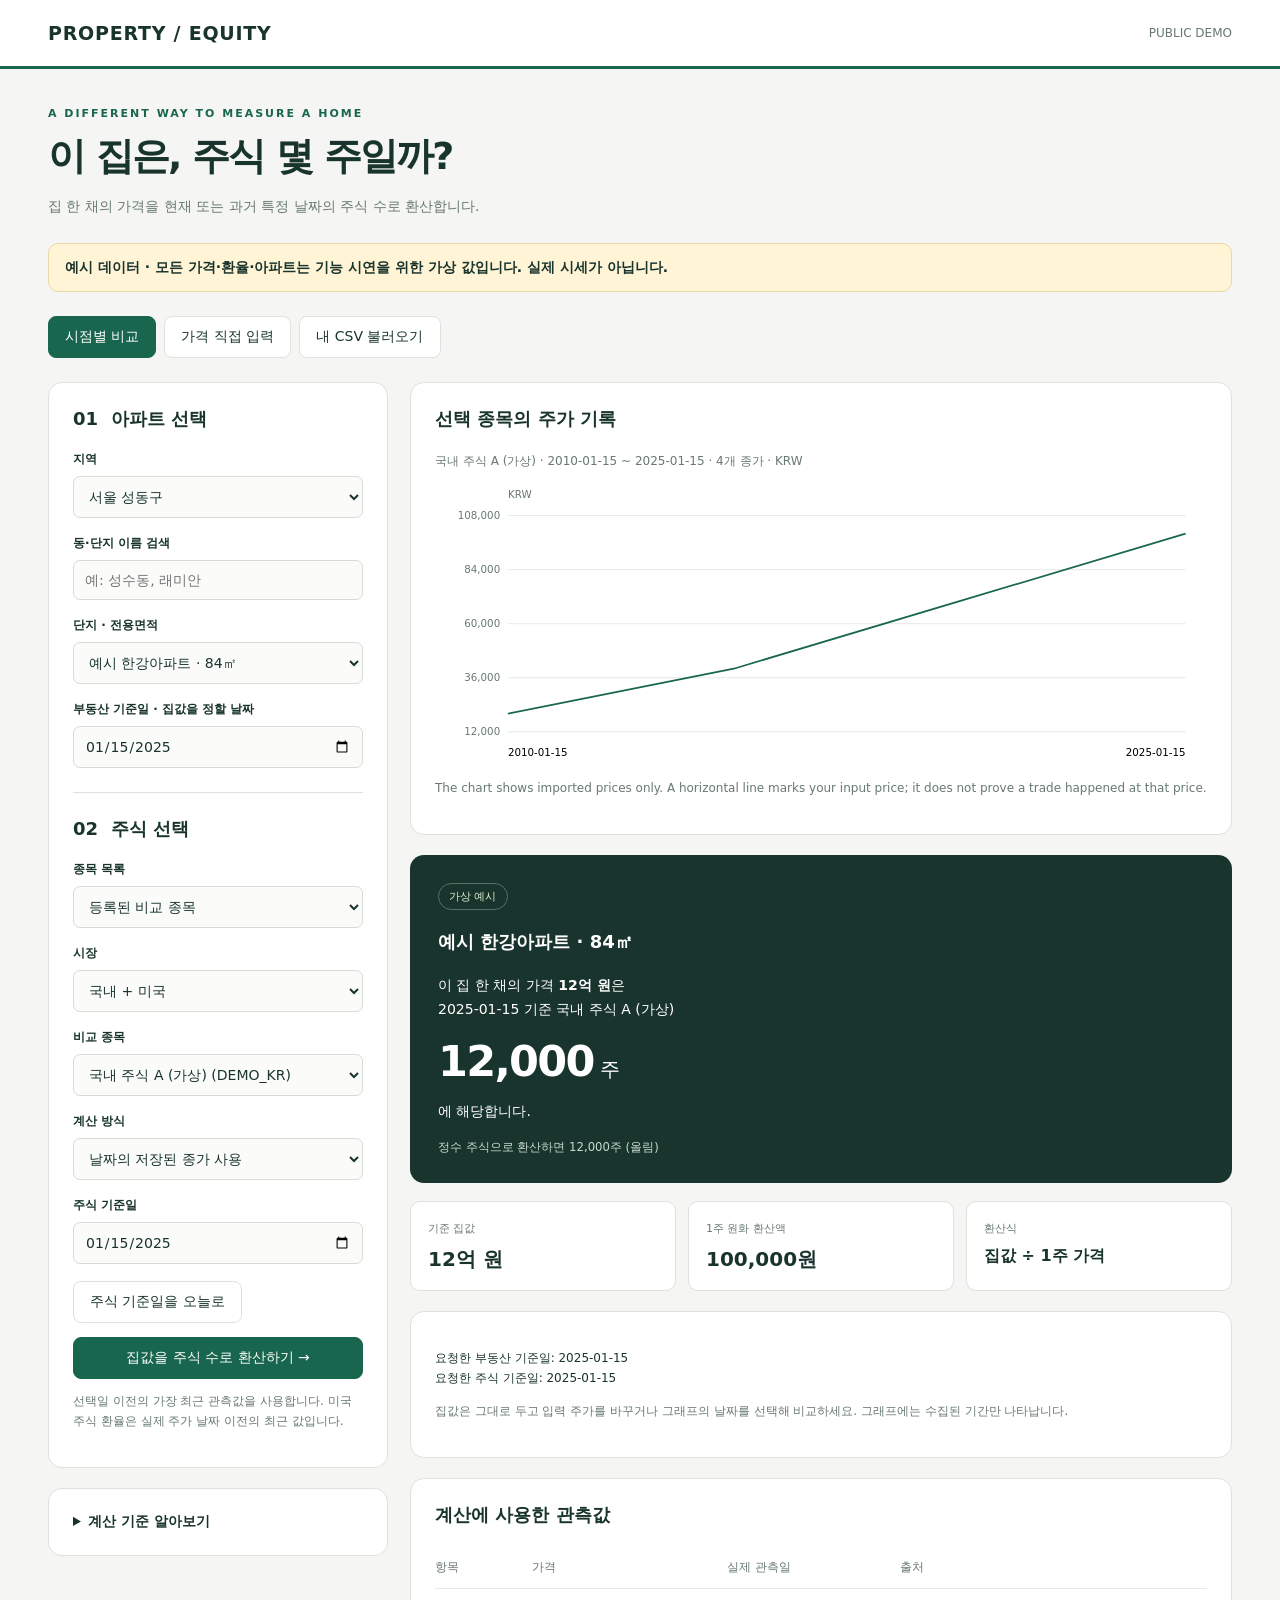
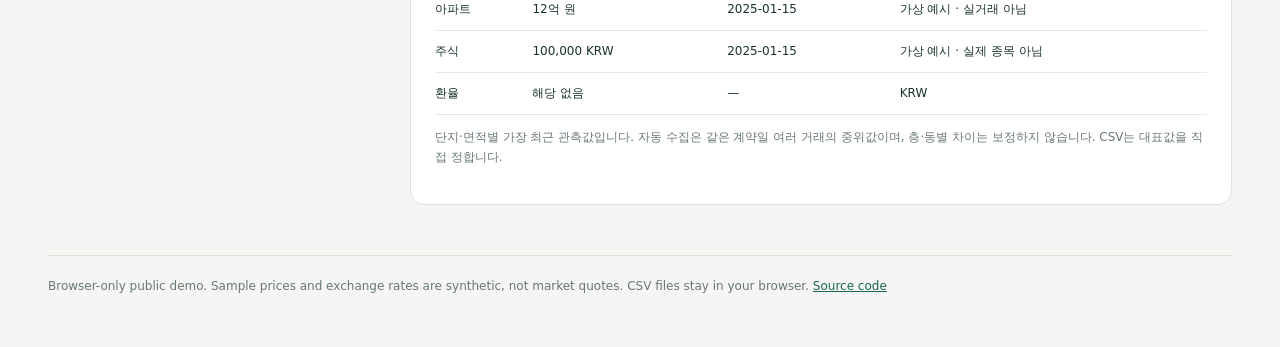
<file: docs/index.html>
<!doctype html>
<html lang="ko"><head><meta charset="utf-8"><meta name="viewport" content="width=device-width, initial-scale=1"><title>Property x Equity | Public demo</title><meta name="description" content="Convert a property price into shares using sample or your own CSV data.">
<style>
:root{--bg:#f5f6f3;--ink:#19342d;--muted:#677970;--green:#19664e;--line:#dce3db;--white:#fff;--accent:#dcf4b0}*{box-sizing:border-box}body{margin:0;background:var(--bg);color:var(--ink);font-family:system-ui,-apple-system,'Malgun Gothic',sans-serif;font-size:14px}header{border-bottom:1px solid var(--line);background:white}nav{max-width:1240px;margin:auto;padding:22px 28px;display:flex;justify-content:space-between;align-items:center}.brand{font-weight:800;font-size:19px}.tag{font-size:12px;color:var(--muted)}main{max-width:1240px;margin:auto;padding:38px 28px}h1{font-size:38px;letter-spacing:-1.8px;line-height:1.3;margin:12px 0}h2{font-size:18px;margin:0 0 20px}h3{font-size:15px}.eyebrow{letter-spacing:2px;font-size:11px;font-weight:700;color:var(--green)}p{line-height:1.7}.muted,small{color:var(--muted)}.notice{background:#fff4d6;border:1px solid #ebd7a3;border-radius:10px;padding:12px 16px;line-height:1.6;margin:24px 0}.tabs{display:flex;flex-wrap:wrap;gap:8px;margin:24px 0}button{font:inherit;cursor:pointer;border:1px solid var(--line);background:white;color:var(--ink);border-radius:8px;padding:11px 16px}button.active,button.primary{background:var(--green);color:white;border-color:var(--green)}button:disabled{opacity:.5;cursor:wait}button:focus-visible,input:focus-visible,select:focus-visible{outline:3px solid #b0cf70;outline-offset:2px}.grid{display:grid;grid-template-columns:340px minmax(0,1fr);gap:22px;align-items:start}.card{background:white;border:1px solid var(--line);border-radius:14px;padding:24px;margin-bottom:20px}.field{display:block;margin-bottom:17px}.field span{display:block;font-size:12px;font-weight:650;margin-bottom:8px}input,select{width:100%;border:1px solid #d4ded5;background:#fbfcfa;border-radius:7px;padding:11px;color:var(--ink);font:inherit;min-width:0}input[type=file]{font-size:12px}.two{display:grid;grid-template-columns:1fr 1fr;gap:12px}.full{width:100%}.separator{height:1px;background:var(--line);margin:24px 0}.hero{background:var(--ink);color:white;padding:28px;border-radius:14px;margin-bottom:18px}.hero small{color:#c7d9ce}.big{font-size:43px;letter-spacing:-1.7px;font-weight:700;margin:14px 0}.big span{font-size:20px;margin-left:6px;font-weight:400}.pill{display:inline-block;font-size:11px;border:1px solid #547265;border-radius:30px;padding:5px 10px;color:#dcefcc}.stats{display:grid;grid-template-columns:repeat(3,1fr);gap:12px;margin-bottom:20px}.stat{background:white;border:1px solid var(--line);border-radius:10px;padding:17px}.stat strong{display:block;font-size:20px;margin-top:10px}.stat small{font-size:11px}.tablewrap{overflow:auto}table{border-collapse:collapse;width:100%;font-size:12px;white-space:nowrap}th,td{text-align:left;border-bottom:1px solid #e6ebe4;padding:12px 9px}th{color:var(--muted);font-weight:500}td:first-child,th:first-child{padding-left:0}.error{color:#9f3023;background:#fff1ec;border:1px solid #e9c4b8;padding:13px 16px;border-radius:9px;margin-bottom:18px;white-space:pre-line}.empty{padding:45px 20px;text-align:center;color:var(--muted);line-height:1.8}.row{display:flex;gap:10px;align-items:center;justify-content:space-between}.holdrow{display:grid;grid-template-columns:1fr 100px 48px;gap:8px;margin:8px 0}.holdrow button{padding:8px}.caption{font-size:12px;line-height:1.7}.warn{font-size:12px;color:#8c5c12;line-height:1.8}svg{width:100%;height:auto;display:block}footer{margin:30px 0 12px;color:var(--muted);font-size:12px;line-height:1.8}details summary{cursor:pointer;font-weight:650}code{background:#edf1ea;padding:2px 5px;border-radius:3px}.hidden,[hidden]{display:none!important}.progress{height:6px;border-radius:5px;background:#e1e9dd;margin-top:12px;overflow:hidden}.progress div{height:100%;background:var(--green)}a{color:var(--green)}@media(max-width:900px){.grid{grid-template-columns:1fr}.big{font-size:36px}h1{font-size:30px}main{padding:24px 16px}nav{padding:18px 16px}.stats{gap:7px}.stat{padding:12px}.stat strong{font-size:17px}.card{padding:18px}}@media(max-width:450px){.tag{display:none}.tabs button{padding:10px;font-size:12px}.stats{grid-template-columns:1fr}.holdrow{grid-template-columns:1fr 75px 40px}}
</style><link rel="stylesheet" href="static.css"></head><body>
<header><nav><div class="brand">PROPERTY / EQUITY</div><span class="tag">PUBLIC DEMO</span></nav></header>
<main><div class="eyebrow">A DIFFERENT WAY TO MEASURE A HOME</div><h1>이 집은, 주식 몇 주일까?</h1><p class="muted">집 한 채의 가격을 현재 또는 과거 특정 날짜의 주식 수로 환산합니다.</p>
<div class="notice" id="dataNotice">예시 데이터 · 모든 가격·환율·아파트는 기능 시연을 위한 가상 값입니다. 실제 시세가 아닙니다.</div>
<div class="tabs" role="group" aria-label="비교 모드"><button class="active" id="tabData">시점별 비교</button><button id="tabManual">가격 직접 입력</button><button id="tabSync" hidden>자동 수집 · 저장</button><button id="tabImport">내 CSV 불러오기</button></div>
<div id="error" class="error" role="alert" hidden></div>
<section id="syncPanel" class="card" hidden><h2>실제 데이터 자동 수집</h2><p class="caption muted">지정한 단지·종목의 기간을 선택하면 자료를 내려받아 이 컴퓨터에 저장합니다. 아파트는 2006년부터, 주식·환율은 2000년 이후 제공 가능한 날짜만 수집합니다.</p>
<div class="two"><label class="field"><span>공공데이터포털 인증키 (Decoding)</span><input id="apiKey" type="password" autocomplete="off" placeholder="아파트 수집에 필요 · 입력한 키는 서버 종료 시 삭제"></label><div class="caption"><p><a href="https://www.data.go.kr/data/15126469/openapi.do" target="_blank" rel="noopener">국토교통부 아파트 매매 실거래 API 활용신청 ↗</a><br>아파트 API와 <a href="https://www.data.go.kr/data/15126464/openapi.do" target="_blank" rel="noopener">오피스텔 매매 API</a> 모두 활용신청한 키를 사용하세요. 기존 키 파일은 그대로 읽습니다. 주식 목록은 고정 등록 방식으로, 국내 순위 API를 호출하지 않습니다. 키를 채팅으로 보낼 필요는 없습니다. <span id="keyStatus"></span></p></div></div>
<input type="checkbox" id="seoulAll" hidden><input type="checkbox" id="rankKr" hidden><input type="checkbox" id="rankUs" hidden>
<p class="caption">지정 부동산 8개: 한남더힐 · 트리마제 · 압구정 현대 · 은마 · 나인원 한남 · 래미안 원베일리 · 타워팰리스 · 시그니엘(롯데월드타워).</p>
<p class="caption muted">아파트는 용산·성동·강남·서초 4개 구, 시그니엘은 송파구 오피스텔 API를 조회하고 지정 단지만 저장합니다. 구·월 단위 API이므로 단지 8개가 요청 8회를 뜻하지는 않습니다.</p>
<input id="syncRegions" hidden value="11170,11200,11680,11650"><label class="field"><span>현재 등록 종목 · 주식 12개 + ETF 5개 (추가·제거 가능)</span><input id="syncSymbols" readonly></label>
<div class="two"><label class="field"><span>수집 시작일</span><input type="date" id="syncStart" min="2000-01-01" value="2000-01-01"></label><label class="field"><span>수집 종료일</span><input type="date" id="syncEnd" min="2000-01-01"></label></div>
<div style="display:flex;gap:20px;flex-wrap:wrap;margin-bottom:16px"><label><input style="width:auto" type="checkbox" id="collectA" checked> 아파트</label><label><input style="width:auto" type="checkbox" id="collectS" checked> 주식</label><label><input style="width:auto" type="checkbox" id="collectF" checked> 환율</label></div>
<label class="caption"><input style="width:auto" type="checkbox" id="refreshAll"> 과거 저장 아파트 자료까지 다시 확인</label><br><label class="caption"><input style="width:auto" type="checkbox" id="autoRefresh"> 서버 실행 중 24시간마다 자동 갱신 (종료일은 오늘까지 연장)</label>
<p class="caption muted">아파트는 선택일이 포함된 월 전체를 수집합니다. 같은 단지·면적·계약일의 거래가 여러 건이면 중위값으로 표시합니다. 주식은 Yahoo의 분할 정보를 역산한 추정 종가이며 기업행위 누락 시 오차가 생길 수 있습니다.</p>
<div style="display:flex;gap:8px;flex-wrap:wrap"><button id="syncStartButton" class="primary">수집 시작 / 갱신</button><button id="syncStopButton" disabled>수집 중지</button><button id="useSavedButton">저장된 자료로 비교</button><button id="autoOffButton">자동 갱신 끄기</button></div>
<div id="syncState" class="caption" role="status" style="margin-top:16px">저장 상태 확인 중</div><div class="progress"><div id="syncProgress" style="width:0%"></div></div><div id="syncErrors" class="warn" style="margin-top:12px"></div><div id="syncStats" class="tablewrap"></div>
<p class="caption muted">처음에는 최근 1년부터 수집합니다. 더 오래된 비교가 필요하면 시작일을 앞당기세요. 기존 과거 월은 재사용하고 최근 6개월 안팎을 다시 조회합니다. 중지해도 완료된 자료는 보존됩니다.</p></section>
<section id="importPanel" class="card" hidden><h2>내 가격 데이터 연결</h2><p class="muted">Files are read in your browser and are not uploaded. Refreshing restores the synthetic sample data. Save each file as UTF-8 CSV.</p><div class="two"><label class="field"><span>아파트 · apartments.csv</span><input type="file" id="fileA" accept=".csv"></label><label class="field"><span>주식 · stocks.csv</span><input type="file" id="fileS" accept=".csv"></label></div><label class="field"><span>환율 · fx.csv (국내 주식만 사용할 때는 헤더만 있는 파일도 가능)</span><input type="file" id="fileF" accept=".csv"></label><p class="caption">열 형식은 프로젝트의 <code>data/</code> 예시와 <code>README.md</code>를 참고하세요. 아파트 금액은 원 단위, 환율은 1달러당 원입니다. 주가는 당시 실제 종가만 넣으세요. 수정주가·가격지수·취소 거래는 지원하지 않습니다.</p><button id="importButton" class="primary">검증하고 데이터 교체</button> <button id="demoButton">예시 데이터로 복원</button><p id="ranges" class="caption"></p></section>
<section class="card" id="housingPanel" hidden><h2>Housing</h2><div id="housingStatus" class="caption">한남더힐 · 트리마제 · 압구정 현대 · 은마 · 나인원 한남 · 래미안 원베일리 · 타워팰리스 · 시그니엘</div><p class="caption muted">거래가 수집된 단지·차수·전용면적을 아래에서 선택합니다. 미수집이나 거래 없음은 0원으로 표시하지 않습니다.</p></section><section class="card" id="rankPanel" hidden><h2>등록된 비교 종목</h2><p id="watchNote" class="caption muted"></p><div id="rankingTables"></div><details><summary>종목 추가 · 제거</summary><p class="caption">한 줄에 종목코드,표시이름을 입력하세요. 저장하면 비교 목록과 다음 수집 대상에 반영됩니다. 제거해도 기존 주가 기록은 삭제하지 않습니다.</p><textarea id="watchEditor" rows="12" style="width:100%;margin:12px 0" aria-label="등록 종목 편집"></textarea><button id="watchSave" type="button">종목 목록 저장</button><p class="caption">예: 035720.KS,카카오 또는 NFLX,넷플릭스. 추가한 종목은 주식 수집 후 가격 비교가 가능합니다.</p></details></section><div class="grid"><aside>
<form id="compareForm" class="card"><div id="dataFields"><h2>01 &nbsp;아파트 선택</h2><label class="field"><span>지역</span><select id="region"></select></label><label class="field"><span>동·단지 이름 검색</span><input id="aptSearch" type="search" placeholder="예: 성수동, 래미안"></label><label class="field"><span>단지 · 전용면적</span><select id="apartment"></select></label></div>
<div id="manualFields" hidden><h2>01 &nbsp;아파트 가격</h2><label class="field"><span>가격 (원)</span><input id="manualHouse" type="number" min="1" step="1" value="1200000000"></label></div>
<label class="field"><span>부동산 기준일 · 집값을 정할 날짜</span><input type="date" id="houseDate" min="2000-01-01" value="2025-01-15" required></label>
<div class="separator"></div><h2>02 &nbsp;주식 선택</h2><div id="stockFields"><label class="field"><span>종목 목록</span><select id="stockSet"><option value="ALL">등록된 비교 종목</option></select></label><label class="field"><span>시장</span><select id="market"><option value="ALL">국내 + 미국</option><option value="KRW">국내 · KRW</option><option value="USD">미국 · USD</option></select></label><label class="field"><span>비교 종목</span><select id="stock"></select></label></div>
<div id="manualStockFields" hidden><label class="field"><span>통화</span><select id="manualCurrency"><option value="KRW">국내 · 원</option><option value="USD" selected>미국 · 달러</option></select></label><label class="field"><span>1주 가격 (선택한 통화)</span><input type="number" id="manualPrice" min="0.0001" step="any" value="200"></label><label class="field" id="fxField"><span>환율 (원/달러)</span><input type="number" id="manualFx" min="0.0001" step="any" value="1400"></label></div>
<div id="inputPricing"><label class="field"><span>계산 방식</span><select id="priceMode"><option value="INPUT">주가를 직접 입력</option><option value="DATE">날짜의 저장된 종가 사용</option></select></label><div id="inputPriceFields"><label class="field"><span id="priceUnit">비교할 1주 가격 (원)</span><input id="inputPrice" type="number" min="0.000001" step="any" placeholder="비교할 주가 입력"></label><label class="field" id="inputFxField" hidden><span>적용 환율 (1달러당 원)</span><input id="inputFx" type="number" min="0.000001" step="any"><small id="inputFxNote"></small></label><p class="caption muted">집값 ÷ 입력한 주가로 환산합니다. 그래프에서 날짜를 누르면 그날의 종가를 가져옵니다.</p></div></div>
<div id="stockDateFields"><label class="field"><span>주식 기준일</span><input type="date" id="stockDate" min="2000-01-01" value="2025-01-15" required></label><button type="button" id="stockToday" style="margin-bottom:14px">주식 기준일을 오늘로</button></div><button type="submit" class="primary full" id="calculateButton">집값을 주식 수로 환산하기 →</button><p class="caption muted" id="rule">선택일 이전의 가장 최근 관측값을 사용합니다. 미국 주식 환율은 실제 주가 날짜 이전의 최근 값입니다.</p></form>
<details class="card"><summary>계산 기준 알아보기</summary><p class="caption">필요 주식 수 = 집값 ÷ 원화 주가<br>미국 주식 원화 주가 = 달러 주가 × 환율<br>정수 단위로 환산할 때는 올림합니다.</p><p class="caption">당시 1주 단위의 가격 환산입니다. 자동 수집 주가는 분할 조정을 역산한 추정값이며, 제공처 기업행위 오류를 보정하지 못할 수 있습니다. 배당·세금·수수료·대출·취득비용은 제외합니다. 과거 매수 후 현재 보유 수익률을 계산하는 기능이 아닙니다.</p><p class="caption">거래가 없는 날짜의 집값은 최근 관측값일 뿐 현재 매물 가격이 아닙니다. 표본 수나 층별 차이도 자동 보정하지 않습니다.</p></details></aside>
<section><div id="stockChartPanel" class="card"><h2>선택 종목의 주가 기록</h2><p id="chartMeta" class="caption muted"></p><div id="stockChart"></div><p id="chartSelection" class="caption" aria-live="polite"></p><div id="nearPrices"></div><p class="caption muted">The chart shows imported prices only. A horizontal line marks your input price; it does not prove a trade happened at that price.</p></div><div id="results" aria-live="polite"><div class="card empty">가격 데이터를 준비하고 있습니다.</div></div>
</section></div>
<footer>Browser-only public demo. Sample prices and exchange rates are synthetic, not market quotes. CSV files stay in your browser. <a href="https://github.com/ParsleyOnLibra/property-simulator-portfolio">Source code</a></footer></main>
<script src="static-api.js"></script>
<script>
'use strict';
const $=id=>document.getElementById(id), fmt=(n,d=0)=>Number(n).toLocaleString('ko-KR',{maximumFractionDigits:d}), esc=s=>String(s).replace(/[&<>"']/g,c=>({'&':'&amp;','<':'&lt;','>':'&gt;','"':'&quot;',"'":'&#39;'}[c]));
const money=n=>Math.abs(n)>=1e8?fmt(n/1e8,2)+'억 원':fmt(n)+'원';
let raw, catalog, manual=false, demo=true, saved=false, syncTimer=null, lastResult=null, dirty=false, revision=0;
async function api(path,body){return window.staticApi(path,body);}
function error(e){$('error').textContent=e.message;$('error').hidden=false;}
function clearError(){$('error').hidden=true;}
function options(el,items,label){el.replaceChildren(...items.map(r=>{const o=document.createElement('option');o.value=r.id;o.textContent=label(r);return o;}));}
function regions(){options($('region'),[...new Set(catalog.apartments.map(r=>r.region))].map(id=>({id})),r=>r.id);apartments();}
function apartments(){const q=$('aptSearch').value.trim().toLowerCase();options($('apartment'),catalog.apartments.filter(r=>r.region===$('region').value&&(!q||r.name.toLowerCase().includes(q))),r=>`${r.name} · ${r.area_m2}㎡`);}
function stocks(){const ids=new Set(Object.values(catalog.rankings||{}).flatMap(m=>m.top.map(r=>r.symbol)));options($('stock'),catalog.stocks.filter(r=>($('market').value==='ALL'||r.currency===$('market').value)&&($('stockSet').value==='ALL'||ids.has(r.id))),r=>`${r.name} (${r.id})${r.available===false?" · 주가 미수집":""}`);}
function notice(){$('dataNotice').textContent=manual?'직접 입력 모드 · 입력한 값으로만 계산하며, 날짜에 맞는 실제 가격인지 검증하지 않습니다.':demo?'예시 데이터 · 모든 가격·환율·아파트는 기능 시연을 위한 가상 값입니다. 실제 시세가 아닙니다.':saved?'자동 수집 자료 · 아파트는 계약일별 중위값, 주가는 분할역산 추정 종가입니다. 관측일·출처를 확인하세요.':'사용자 CSV · 출처와 단위를 직접 확인한 데이터를 사용하세요. 진위 검증은 하지 않습니다.';}
function invalidate(){revision++;dirty=true;lastResult=null;$('results').innerHTML='<div class="card empty">조건이 바뀌었습니다.<br>집값을 주식 수로 환산하기를 눌러 다시 계산하세요.</div>';}
function mode(value){manual=value;updatePriceMode();$('dataFields').hidden=value;$('stockFields').hidden=value;$('manualFields').hidden=!value;$('manualStockFields').hidden=!value;$('tabData').classList.toggle('active',!value);$('tabManual').classList.toggle('active',value);$('rule').textContent=value?'입력한 날짜는 결과의 기준 표시용입니다. 실제 시세를 조회하지 않습니다.':'선택일 이전의 가장 최근 관측값을 사용합니다. 미국 주식 환율은 실제 주가 날짜 이전의 최근 값입니다.';notice();invalidate();}
async function load(data,isDemo,useSaved=false){const next=await api('/api/catalog',useSaved?{saved:true}:{data});if(!useSaved&&(!next.apartments.length||!next.stocks.length))throw new Error('CSV에 아파트와 주식 자료가 필요합니다.');if(useSaved){$('housingStatus').innerHTML=(next.housing_status||[]).map(x=>`<p>${esc(x.name)} · ${x.count?`${x.count}개 단지·면적 수집됨`:'선택 기간 자료 미수집 / 거래 없음'}</p>`).join('');}raw=data;catalog=next;demo=isDemo;saved=useSaved;$('market').value='ALL';$('aptSearch').value='';$('stockSet').value=useSaved&&Object.keys(next.rankings||{}).length?'TOP':'ALL';regions();stocks();$('ranges').textContent=Object.entries(catalog.ranges).map(([k,v])=>v?`${k}: ${v.start} ~ ${v.end} (${v.count}행)`:`${k}: 없음`).join(' / ');notice();invalidate();await loadPriceHistory();}
function sourceTable(r){const rows=[['아파트',money(r.house.price_krw),r.house.date,r.house.source],['주식',fmt(r.stock.price,4)+' '+r.stock.currency,r.stock.date,r.stock.source],['환율',r.fx?fmt(r.fx.krw_per_usd,4)+' 원/달러':'해당 없음',r.fx?r.fx.date:'—',r.fx?r.fx.source:'KRW']];return `<div class="card"><h2>계산에 사용한 관측값</h2><div class="tablewrap"><table><thead><tr><th>항목</th><th>가격</th><th>실제 관측일</th><th>출처</th></tr></thead><tbody>${rows.map(row=>'<tr>'+row.map(x=>`<td>${esc(x)}</td>`).join('')+'</tr>').join('')}</tbody></table></div><p class="warn">${r.warnings.map(esc).join('<br>')}</p><p class="caption muted">단지·면적별 가장 최근 관측값입니다. 자동 수집은 같은 계약일 여러 거래의 중위값이며, 층·동별 차이는 보정하지 않습니다. CSV는 대표값을 직접 정합니다.</p>`;}
function render(r){
 const label=manual?'직접 입력한 집':`${r.house.name} · ${r.house.area_m2}㎡`;
 const stockLabel=manual?'입력한 주식':(catalog.stocks.find(x=>x.id===r.stock.id)?.name||r.stock.name);
 const housePrice=manual?Number($('manualHouse').value):r.house.price_krw;
 const stockDay=manual?$('stockDate').value:r.stock.date;
 $('results').innerHTML=`<div class="hero"><span class="pill">${manual?'직접 입력':demo?'가상 예시':saved?'저장된 실거래·종가':'사용자 데이터'}</span><h2 style="margin-top:20px">${esc(label)}</h2><p>이 집 한 채의 가격 <strong>${money(housePrice)}</strong>은<br>${r.price_input?`입력 주가 ${fmt(r.stock.price,4)} ${esc(r.stock.currency)} 기준`:esc(stockDay)+' 기준'} ${esc(stockLabel)}</p><div class="big">${fmt(r.shares,2)}<span>주</span></div><p>에 해당합니다.</p><small>정수 주식으로 환산하면 ${fmt(r.whole_shares)}주 (올림)</small></div>
 <div class="stats"><div class="stat"><small>기준 집값</small><strong>${money(housePrice)}</strong></div><div class="stat"><small>1주 원화 환산액</small><strong>${fmt(r.price_krw,4)}원</strong></div><div class="stat"><small>환산식</small><strong style="font-size:16px">집값 ÷ 1주 가격</strong></div></div>
 <div class="card"><p class="caption">요청한 부동산 기준일: ${esc($('houseDate').value)}<br>${r.price_input?'주가 기준: 사용자가 입력한 단가':'요청한 주식 기준일: '+esc($('stockDate').value)}</p><p class="caption muted">집값은 그대로 두고 입력 주가를 바꾸거나 그래프의 날짜를 선택해 비교하세요. 그래프에는 수집된 기간만 나타납니다.</p></div>
 ${manual?'<div class="card"><p class="caption">입력한 가격과 환율로 환산했습니다. 기준일의 실제 시세를 검증하지 않습니다.</p></div>':sourceTable(r)}`;
}
async function calculate(){clearError();if(!manual&&!$('apartment').value){$('results').innerHTML='<div class="card empty">지정 부동산의 저장된 거래가 없습니다.<br>데이터 수집에서 기간을 선택하고 수집을 실행하세요.</div>';return;}const requestedRevision=revision;const payload={mode:manual?'manual':'data',data:saved?undefined:raw,saved:saved,house_date:$('houseDate').value,stock_date:$('stockDate').value,apartment:$('apartment').value,stock:$('stock').value,house_price:$('manualHouse').value,price:$('manualPrice').value,currency:$('manualCurrency').value,fx:$('manualFx').value,input_price:$('inputPrice').value,input_fx:$('inputFx').value};$('calculateButton').disabled=true;try{const r=await api(!manual&&$('priceMode').value==='INPUT'?'/api/price-compare':'/api/calculate',payload);if(revision!==requestedRevision)return;lastResult=r;dirty=false;render(r);}catch(e){invalidate();error(e);}finally{$('calculateButton').disabled=false;}}
$('stock').onchange=()=>{invalidate();loadPriceHistory();};
$('stockToday').onclick=()=>{$('stockDate').value=localDay;invalidate();};
$('compareForm').onsubmit=e=>{e.preventDefault();calculate();};$('compareForm').onchange=invalidate;$('compareForm').oninput=invalidate;$('region').onchange=()=>{$('aptSearch').value='';apartments();invalidate();};$('aptSearch').oninput=()=>{apartments();invalidate();};$('stockSet').onchange=()=>{stocks();invalidate();loadPriceHistory();};$('market').onchange=()=>{stocks();invalidate();loadPriceHistory();};$('manualCurrency').onchange=()=>{$('fxField').hidden=$('manualCurrency').value==='KRW';invalidate();};$('tabData').onclick=()=>{mode(false);$('importPanel').hidden=true;$('syncPanel').hidden=true;};$('tabManual').onclick=()=>{mode(true);$('importPanel').hidden=true;$('syncPanel').hidden=true;};$('tabImport').onclick=()=>{$('importPanel').hidden=!$('importPanel').hidden;};
$('importButton').onclick=async()=>{clearError();try{const files=[$('fileA').files[0],$('fileS').files[0],$('fileF').files[0]];if(files.some(f=>!f))throw new Error('세 파일을 모두 선택하세요.');if(files.reduce((a,f)=>a+f.size,0)>6000000)throw new Error('파일 합계는 6MB 이하여야 합니다.');const texts=await Promise.all(files.map(f=>f.text()));await load({apartments:texts[0],stocks:texts[1],fx:texts[2]},false);mode(false);$('importPanel').hidden=true;}catch(e){error(e);}};
$('demoButton').onclick=async()=>{try{await load(await api('/api/demo'),true);mode(false);await calculate();}catch(e){error(e);}};
const today=new Date();const localDay=`${today.getFullYear()}-${String(today.getMonth()+1).padStart(2,'0')}-${String(today.getDate()).padStart(2,'0')}`;['houseDate','stockDate'].forEach(id=>$(id).max=localDay);

$('tabSync').onclick=()=>{$('syncPanel').hidden=!$('syncPanel').hidden;$('importPanel').hidden=true;if(!$('syncPanel').hidden&&!syncTimer)pollSync();};
$('syncEnd').value=localDay;$('syncStart').value=`${today.getFullYear()-1}-${String(today.getMonth()+1).padStart(2,'0')}-01`;['syncEnd','syncStart'].forEach(id=>$(id).max=localDay);
const labels={apartments:'아파트 관측값',stocks:'일별 주가',fx:'일별 환율'};
let watchEditing=false;
function showRankings(){}
function showWatchlist(w){
 if(!w)return;
 $('syncSymbols').value=w.items.map(x=>x.id).join(',');
 $('watchNote').textContent=w.note;
 $('rankingTables').innerHTML=['KRW','USD'].map(c=>`<h3>${c==='KRW'?'국내·ETF':'미국'} · ${w.items.filter(x=>x.currency===c).length}종목</h3><p>${w.items.filter(x=>x.currency===c).map(x=>`${esc(x.name)} (${esc(x.id)})`).join(' · ')}</p>`).join('');
 if(!watchEditing)$('watchEditor').value=w.items.map(x=>`${x.id},${x.name}`).join('\n');
}
$('watchEditor').oninput=()=>watchEditing=true;
$('watchSave').onclick=async()=>{clearError();try{const items=$('watchEditor').value.split(/\r?\n/).map(x=>x.trim()).filter(Boolean).map(line=>{const [id,...rest]=line.split(',');return {id,name:rest.join(',').trim()||id};});const w=await api('/api/watchlist',{items});watchEditing=false;showWatchlist(w);if(saved){await load(null,false,true);mode(false);} }catch(e){error(e);}};
function showSync(state){showWatchlist(state.watchlist);
 const running=state.status==='running';$('syncStartButton').disabled=running;$('syncStopButton').disabled=!running;
 $('syncState').textContent=`${state.message} (${state.completed}/${state.total} 단위, 성공 ${state.successes}, 과거 월 재사용 ${state.reused||0})`;
 $('syncProgress').style.width=(state.total?state.completed/state.total*100:0)+'%';
 $('keyStatus').textContent=state.has_key?'인증키 등록됨 (서버 메모리 또는 로컬 설정)':'인증키 미등록';
 $('syncErrors').replaceChildren(...state.errors.map(text=>{const p=document.createElement('p');p.textContent=text;return p;}));
 $('syncStats').innerHTML='<table><thead><tr><th>자료</th><th>전체 DB 저장 행 수</th><th>저장 범위</th><th>최근 수집</th></tr></thead><tbody>'+Object.entries(state.stats).map(([k,v])=>`<tr><td>${labels[k]}</td><td>${fmt(v.count)}</td><td>${esc(v.start||'—')} ~ ${esc(v.end||'—')}</td><td>${v.updated?esc(new Date(v.updated).toLocaleString()):'—'}</td></tr>`).join('')+'</tbody></table>';
}
async function pollSync(){try{const state=await api('/api/sync/status');showSync(state);if(state.status==='running')syncTimer=setTimeout(pollSync,1500);else{syncTimer=null;if(state.stats.apartments.count&&state.stats.stocks.count&&!manual){await load(null,false,true);$('houseDate').value=(catalog.ranges.apartments?.end||localDay);$('stockDate').value=(catalog.ranges.stocks?.end||localDay);await calculate();}}}catch(e){error(e);syncTimer=null;}}
$('syncStartButton').onclick=async()=>{clearError();try{const options={api_key:$('apiKey').value,start:$('syncStart').value,end:$('syncEnd').value,regions:$('syncRegions').value,symbols:$('syncSymbols').value,apartments:$('collectA').checked,stocks:$('collectS').checked,fx:$('collectF').checked,auto:$('autoRefresh').checked,seoul_all:$('seoulAll').checked,rank_kr:false,rank_us:false,refresh_all:$('refreshAll').checked};showSync(await api('/api/sync/start',options));$('apiKey').value='';if(syncTimer)clearTimeout(syncTimer);pollSync();}catch(e){error(e);}};
$('syncStopButton').onclick=async()=>{try{showSync(await api('/api/sync/cancel',{}));}catch(e){error(e);}};
$('autoOffButton').onclick=async()=>{try{showSync(await api('/api/sync/auto-off',{}));$('autoRefresh').checked=false;}catch(e){error(e);}};
$('useSavedButton').onclick=async()=>{clearError();try{await load(null,false,true);$('houseDate').value=(catalog.ranges.apartments?.end||localDay);$('stockDate').value=(catalog.ranges.stocks?.end||localDay);mode(false);$('syncPanel').hidden=true;await calculate();}catch(e){error(e);}};
let chartRows=[], chartCurrency='KRW', chartRequest=0, pickedDate=null;
function updatePriceMode(){
 const direct=!manual&&$('priceMode').value==='INPUT';
 $('inputPricing').hidden=manual;
 $('inputPriceFields').hidden=!direct;
 $('stockDateFields').hidden=direct;
 $('stockChartPanel').hidden=manual;
 $('inputPrice').required=direct;
 $('inputFx').required=direct&&chartCurrency==='USD';
 $('inputFxField').hidden=chartCurrency!=='USD';
 $('stockDate').required=!direct;
 drawPriceChart();
}
async function loadPriceHistory(){
 clearTimeout(priceTimer);
 const request=++chartRequest;
 chartRows=[];pickedDate=null;$('inputPrice').value='';$('inputFx').value='';$('inputFxNote').textContent='';
 $('chartMeta').textContent='';$('stockChart').textContent='주가 기록을 불러오는 중…';$('nearPrices').replaceChildren();$('chartSelection').textContent='';
 chartCurrency=catalog.stocks.find(x=>x.id===$('stock').value)?.currency||'KRW';
 $('priceUnit').textContent=`비교할 1주 가격 (${chartCurrency==='KRW'?'원':'달러'})`;
 updatePriceMode();$('calculateButton').disabled=true;
 try{
  const data=await api('/api/stock-history',{saved,data:saved?undefined:raw,stock:$('stock').value});
  if(request!==chartRequest)return;
  chartRows=data.rows||[];
  if(chartRows.length)$('inputPrice').value=chartRows.at(-1).price;
  if(chartCurrency==='USD'&&data.fx){$('inputFx').value=data.fx.krw_per_usd;$('inputFxNote').textContent=`${data.fx.date} 저장 환율로 초기 설정 · 수정 가능. 과거 주가를 선택해도 이 환율은 유지됩니다.`;}
  if(chartCurrency==='USD'&&!data.fx)$('inputFxNote').textContent='저장 환율이 없습니다. 적용할 원/달러 환율을 입력하세요.';
  $('chartMeta').textContent=chartRows.length?`${data.stock?.name||$('stock').value} · ${chartRows[0].date} ~ ${chartRows.at(-1).date} · ${chartRows.length}개 종가 · ${chartCurrency}`:'저장된 주가가 없습니다. 가격 직접 입력은 가능하며, 그래프는 주식 수집 후 표시됩니다.';
  drawPriceChart();
 }catch(e){if(request===chartRequest){$('stockChart').textContent='주가 기록을 불러오지 못했습니다.';error(e);}}
 finally{if(request===chartRequest)$('calculateButton').disabled=false;}
}
function chooseChartRow(index){
 const row=chartRows[index];if(!row)return;
 $('priceMode').value='INPUT';$('inputPrice').value=row.price;pickedDate=row.date;
 invalidate();updatePriceMode();
 $('chartSelection').textContent=`${row.date} 종가 ${fmt(row.price,4)} ${chartCurrency}를 입력했습니다. 집값은 유지됩니다.${chartCurrency==='USD'?' 환율은 아래 입력값을 그대로 적용합니다.':''}`;
 calculate();
}
function drawPriceChart(){
 const target=Number($('inputPrice').value),valid=Number.isFinite(target)&&target>0;
 const direct=$('priceMode').value==='INPUT';
 if(!chartRows.length){$('stockChart').innerHTML='<p class="muted">수집된 주가 기록이 없습니다.</p>';$('nearPrices').replaceChildren();return;}
 const w=900,h=330,left=85,right=25,top=38,bottom=40;
 const prices=chartRows.map(x=>Number(x.price));
 let lo=Math.min(...prices,...(direct&&valid?[target]:[])),hi=Math.max(...prices,...(direct&&valid?[target]:[]));
 const pad=Math.max((hi-lo)*.1,hi*.02,.01);lo=Math.max(0,lo-pad);hi+=pad;
 const first=Date.parse(chartRows[0].date),last=Date.parse(chartRows.at(-1).date);
 const x=d=>first===last?w/2:left+(Date.parse(d)-first)/(last-first)*(w-left-right);
 const y=p=>top+(hi-p)/(hi-lo)*(h-top-bottom);
 const nearest=valid?prices.reduce((best,p,i)=>Math.abs(p-target)<Math.abs(prices[best]-target)?i:best,0):0;
 let axes='';for(let i=0;i<5;i++){const v=lo+(hi-lo)*i/4;axes+=`<line x1="${left}" x2="${w-right}" y1="${y(v)}" y2="${y(v)}" stroke="#e2e8e1"/><text x="${left-9}" y="${y(v)+4}" text-anchor="end" font-size="12" fill="#677970">${fmt(v,2)}</text>`;}
 const line=direct&&valid?`<line x1="${left}" x2="${w-right}" y1="${y(target)}" y2="${y(target)}" stroke="#c26919" stroke-width="2" stroke-dasharray="7 5"/><text x="${w-right}" y="${Math.max(18,y(target)-8)}" text-anchor="end" fill="#a24c08" font-size="13">입력 ${fmt(target,4)} ${chartCurrency}</text><circle cx="${x(chartRows[nearest].date)}" cy="${y(prices[nearest])}" r="5" fill="#c26919"/>`:'';
 $('stockChart').innerHTML=`<svg id="priceSvg" viewBox="0 0 ${w} ${h}" role="img" aria-label="${esc(chartCurrency)} 종가 그래프. 날짜별 가격 선택은 아래 버튼 또는 날짜 입력에서도 가능합니다." style="cursor:crosshair;touch-action:pan-y"><text x="${left}" y="18" fill="#677970" font-size="12">${chartCurrency}</text>${axes}<polyline points="${chartRows.map(r=>`${x(r.date)},${y(Number(r.price))}`).join(' ')}" stroke="#19664e" fill="none" stroke-width="2"/>${chartRows.length===1?`<circle cx="${x(chartRows[0].date)}" cy="${y(prices[0])}" r="4" fill="#19664e"/>`:''}${line}<text x="${left}" y="${h-12}" font-size="12">${esc(chartRows[0].date)}</text><text x="${w-right}" y="${h-12}" text-anchor="end" font-size="12">${esc(chartRows.at(-1).date)}</text></svg>`;
 const svg=$('priceSvg');
 function nearestIndex(event){const box=svg.getBoundingClientRect();const px=(event.clientX-box.left)/box.width*w;const day=first+(Math.max(left,Math.min(w-right,px))-left)/(w-left-right)*(last-first);return chartRows.reduce((best,r,i)=>Math.abs(Date.parse(r.date)-day)<Math.abs(Date.parse(chartRows[best].date)-day)?i:best,0);}
 svg.onpointermove=event=>{const r=chartRows[nearestIndex(event)];$('chartSelection').textContent=`${r.date} · ${fmt(r.price,4)} ${chartCurrency} · 클릭하면 이 종가로 계산`;};
 svg.onclick=event=>chooseChartRow(nearestIndex(event));
 const closest=valid?[...chartRows.keys()].sort((a,b)=>Math.abs(prices[a]-target)-Math.abs(prices[b]-target)).slice(0,3):[];
 $('nearPrices').innerHTML=direct&&valid?`<p class="caption">입력 가격과 가까운 저장 종가 (정확한 일치 또는 유일한 날짜를 의미하지 않습니다)</p>${closest.map(i=>`<button type="button" data-price-index="${i}" style="margin:3px">${esc(chartRows[i].date)} · ${fmt(prices[i],4)} ${chartCurrency}</button>`).join('')}`:'';
 $('nearPrices').querySelectorAll('button').forEach(b=>b.onclick=()=>chooseChartRow(Number(b.dataset.priceIndex)));
}
let priceTimer;
function schedulePriceCalculation(){invalidate();clearTimeout(priceTimer);drawPriceChart();priceTimer=setTimeout(()=>{if($('inputPrice').value&&Number($('inputPrice').value)>0&&(!($('inputFx').required)||Number($('inputFx').value)>0))calculate();},450);}
$('priceMode').onchange=()=>{invalidate();updatePriceMode();};
$('inputPrice').oninput=()=>{pickedDate=null;$('chartSelection').textContent='입력 가격 수준을 가로선으로 표시합니다.';schedulePriceCalculation();};
$('inputFx').oninput=schedulePriceCalculation;
updatePriceMode();

(async()=>{try{
  await load(await api('/api/demo'),true);
  $('houseDate').value=catalog.ranges.apartments.end;
  $('stockDate').value=catalog.ranges.stocks.end;
  $('priceMode').value='DATE';updatePriceMode();
  await calculate();
}catch(e){error(e);$('results').innerHTML='<div class="card empty">Could not load sample data. Refresh this page.</div>';}})();

</script></body></html>
</file>
<file: docs/static.css>
/* Public demo additions to the original v0.7 interface. */
#tabSync,#syncPanel,#housingPanel,#rankPanel{display:none!important}
header{border-bottom:3px solid #19664e}
.brand{letter-spacing:.04em}
.notice{font-weight:600}
footer{border-top:1px solid var(--line);padding-top:20px}
</file>
